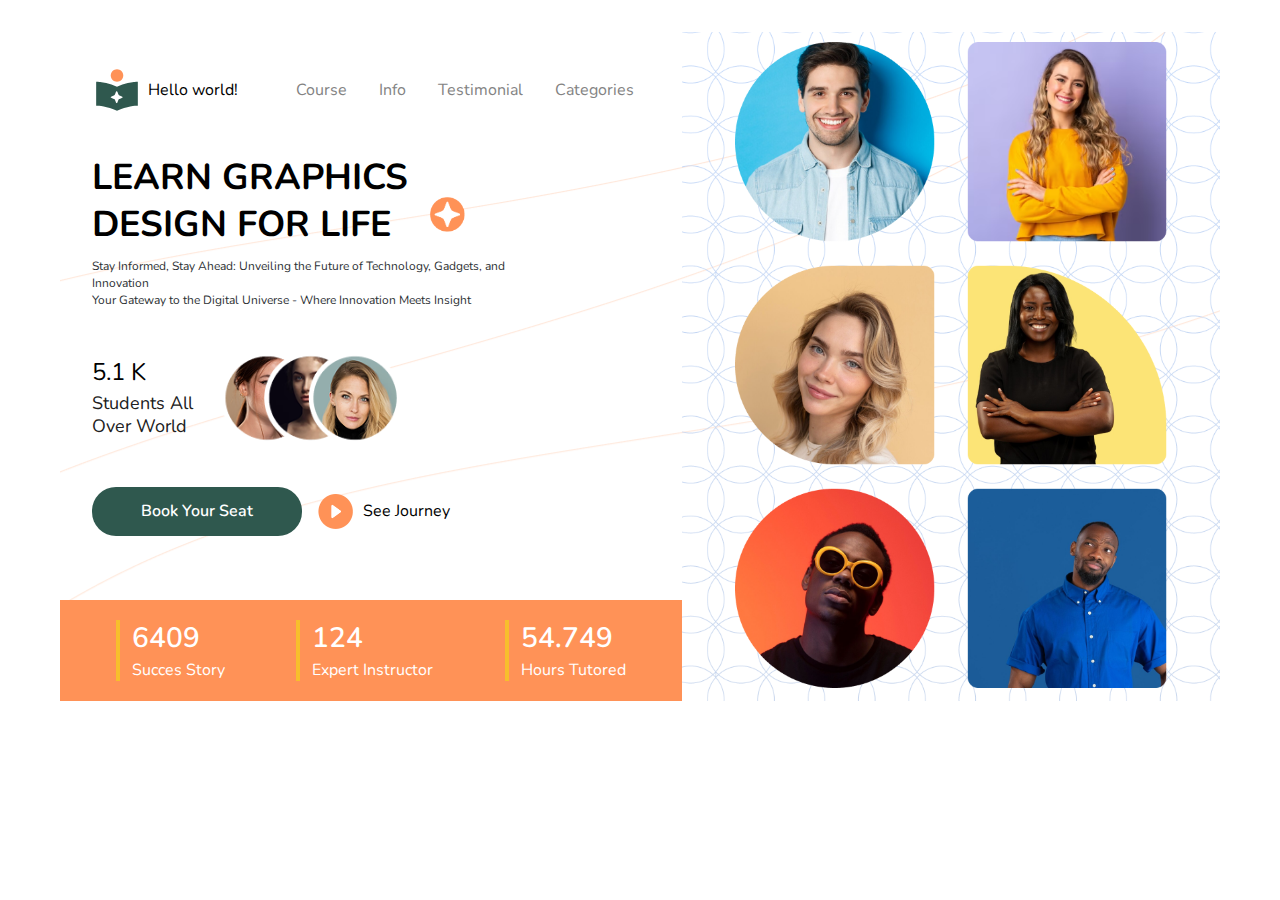
<file: index.html>
<!DOCTYPE html>
<html lang="en">
  <head>
    <meta charset="UTF-8" />
    <meta http-equiv="X-UA-Compatible" content="IE=edge" />
    <meta name="viewport" content="width=device-width, initial-scale=1.0" />
    <!-- styles -->
    <link rel="stylesheet" href="./assets/css/style.css" />
    <!-- styles -->
    <title>2HATS</title>
  </head>
  <body>
    <!-- body content start -->
    <div class="hw-main">
      <div class="content-wrapper">
        <div class="hw-main__outer">
          <div class="hw-main__page">
            <div class="hw-landing_info">
              <div class="hw-landing_info__outer">
                <div class="hw-nav">
                  <a href="#" title="Hello world!" class="hw-nav__logo">
                    <img
                      src="./assets/images/Logo.svg"
                      alt=""
                      class="hw-nav__image"
                    />
                    <span>Hello world!</span>
                  </a>
                  <ul class="hw-nav__lists">
                    <li class="hw-nav__list">
                      <a href="#" class="hw-nav__text" title="Course">Course</a>
                    </li>
                    <li class="hw-nav__list">
                      <a href="#" class="hw-nav__text" title="Info">Info</a>
                    </li>
                    <li class="hw-nav__list">
                      <a href="#" class="hw-nav__text" title="Testimonial"
                        >Testimonial</a
                      >
                    </li>
                    <li class="hw-nav__list">
                      <a href="#" class="hw-nav__text" title="Categories"
                        >Categories</a
                      >
                    </li>
                  </ul>
                  <button class="hw-nav__btn">
                    <img
                      src="./assets/images/burger-menu.svg"
                      alt="hamburger_menu"
                    />
                  </button>
                </div>
                <div class="hw-landing_info__content">
                  <div class="hw-landing_info__title">
                    <div class="hw-landing_info__head">
                      <h3>Learn graphics design for life</h3>
                      <div class="hw-landing_info__image">
                        <img
                          src="./assets/images/Ellipse 2624.png"
                          alt="Ellipse"
                        />
                      </div>
                    </div>
                    <p>
                      Stay Informed, Stay Ahead: Unveiling the Future of
                      Technology, Gadgets, and Innovation <br />
                      Your Gateway to the Digital Universe - Where Innovation
                      Meets Insight
                    </p>
                  </div>
                  <div class="hw-landing_info__students">
                    <div class="hw-landing_info__student-num">
                      <h4>5.1 K</h4>
                      <p>Students All Over World</p>
                    </div>
                    <div class="hw-landing_info__student">
                      <img
                        src="./assets/images/Ellipse 1.png"
                        alt="Students-1"
                      />
                      <img
                        src="./assets/images/Ellipse 2.png"
                        alt="Students-2"
                      />
                      <img
                        src="./assets/images/Ellipse 3.png"
                        alt="Students-3"
                      />
                    </div>
                  </div>
                  <div class="hw-landing_info__buttons">
                    <a href="#" title="Book Your Seat" class="hw-btn"
                      >Book Your Seat</a
                    >
                    <a href="#" title="See Journey" class="hw-journey">
                      <img
                        src="./assets/images/Vector.png"
                        alt="See Journey"
                      />
                      <span>See Journey</span>
                    </a>
                  </div>
                </div>
              </div>
              <div class="hw-hours">
                <div class="hw-hour">
                  <h4 class="hw-hour__number">6409</h4>
                  <p class="hw-hour__text">Succes Story</p>
                </div>
                <div class="hw-hour">
                  <h4 class="hw-hour__number">124</h4>
                  <p class="hw-hour__text">Expert Instructor</p>
                </div>
                <div class="hw-hour">
                  <h4 class="hw-hour__number">54.749</h4>
                  <p class="hw-hour__text">Hours Tutored</p>
                </div>
              </div>
            </div>
            <div class="hw-customers">
              <div class="hw-customers__tile">
                <img src="./assets/images/1.png" alt="" />
              </div>
              <div class="hw-customers__tile">
                <img src="./assets/images/2.png" alt="" />
              </div>
              <div class="hw-customers__tile">
                <img src="./assets/images/3.png" alt="" />
              </div>
              <div class="hw-customers__tile">
                <img src="./assets/images/4.png" alt="" />
              </div>
              <div class="hw-customers__tile">
                <img src="./assets/images/5.png" alt="" />
              </div>
              <div class="hw-customers__tile">
                <img src="./assets/images/6.png" alt="" />
              </div>
            </div>
          </div>
        </div>
      </div>
    </div>
    <!-- body content end -->

    <!-- scripts -->
    <script src="./assets/js/script.js"></script>
    <!-- scripts -->
  </body>
</html>
</file>
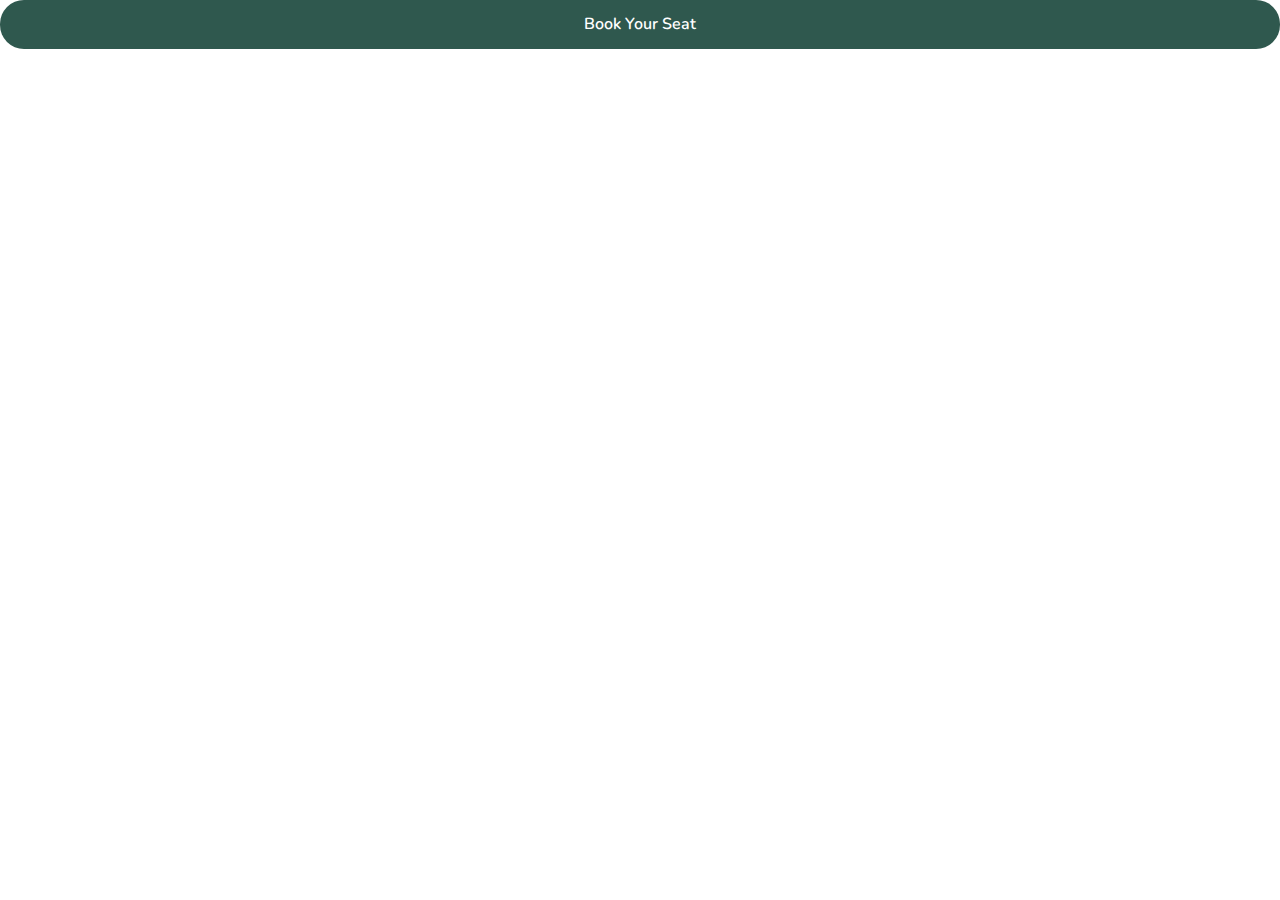
<file: atoms/button.html>
<!DOCTYPE html>
<html lang="en">
  <head>
    <meta charset="UTF-8" />
    <meta http-equiv="X-UA-Compatible" content="IE=edge" />
    <meta name="viewport" content="width=device-width, initial-scale=1.0" />
    <!-- styles -->
    <link rel="stylesheet" href="../assets/css/style.css" />
    <!-- styles -->
    <title>Document</title>
  </head>
  <body>
    <!-- body content start -->
     <a href="#" title="Book Your Seat" class="hw-btn">Book Your Seat</a>
    <!-- body content end -->

    <!-- scripts -->
    <script src="../assets/js/script.js"></script>
    <!-- scripts -->
  </body>
</html>
</file>
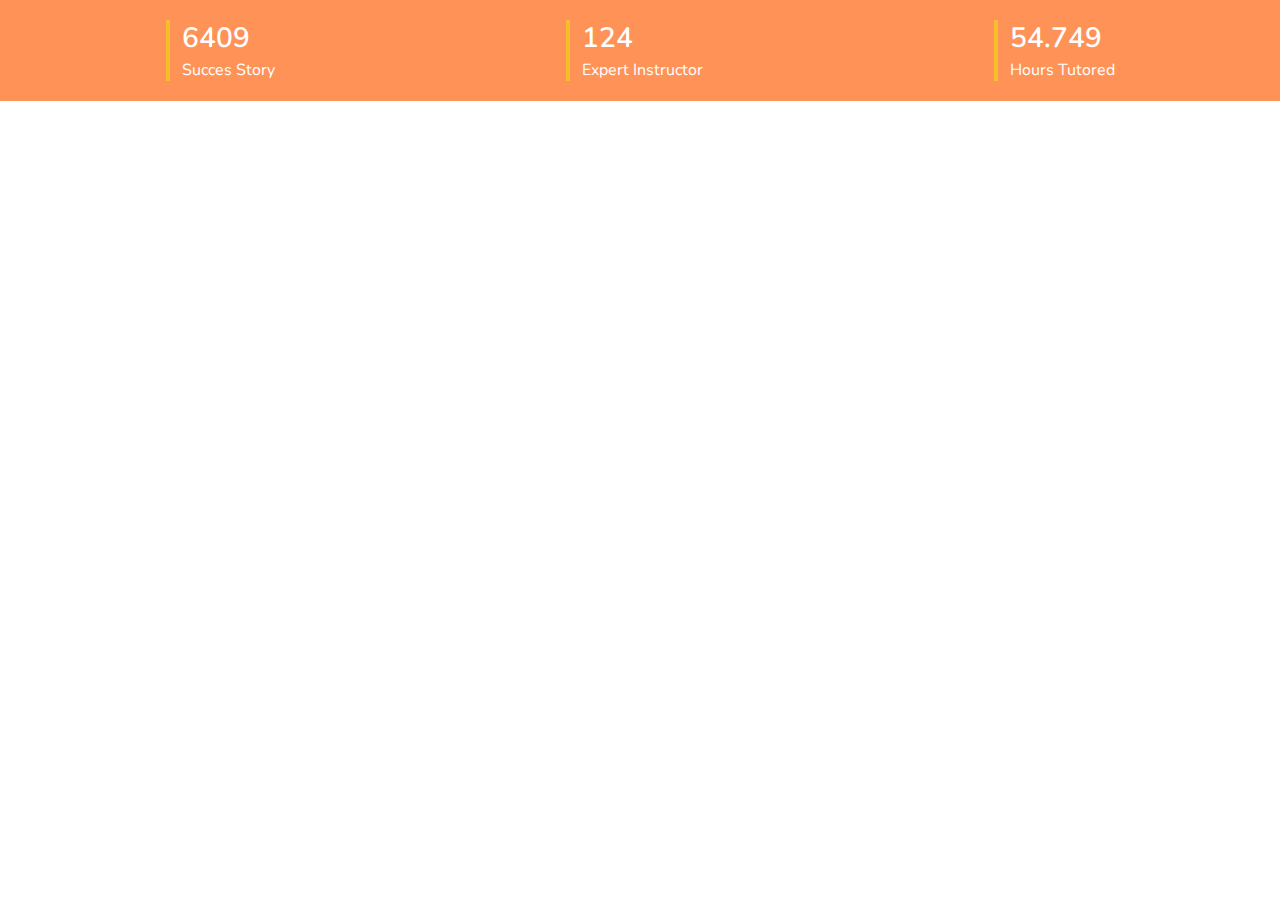
<file: molecules/hours.html>
<!DOCTYPE html>
<html lang="en">
  <head>
    <meta charset="UTF-8" />
    <meta http-equiv="X-UA-Compatible" content="IE=edge" />
    <meta name="viewport" content="width=device-width, initial-scale=1.0" />
    <!-- styles -->
    <link rel="stylesheet" href="../assets/css/style.css" />
    <!-- styles -->
    <title>Document</title>
  </head>
  <body>
    <!-- body content start -->
    <div class="hw-hours">
      <div class="hw-hour">
        <h4 class="hw-hour__number">6409</h4>
        <p class="hw-hour__text">Succes Story</p>
      </div>
      <div class="hw-hour">
        <h4 class="hw-hour__number">124</h4>
        <p class="hw-hour__text">Expert Instructor</p>
      </div>
      <div class="hw-hour">
        <h4 class="hw-hour__number">54.749</h4>
        <p class="hw-hour__text">Hours Tutored</p>
      </div>
    </div>
    <!-- body content end -->

    <!-- scripts -->
    <script src="../assets/js/script.js"></script>
    <!-- scripts -->
  </body>
</html>
</file>
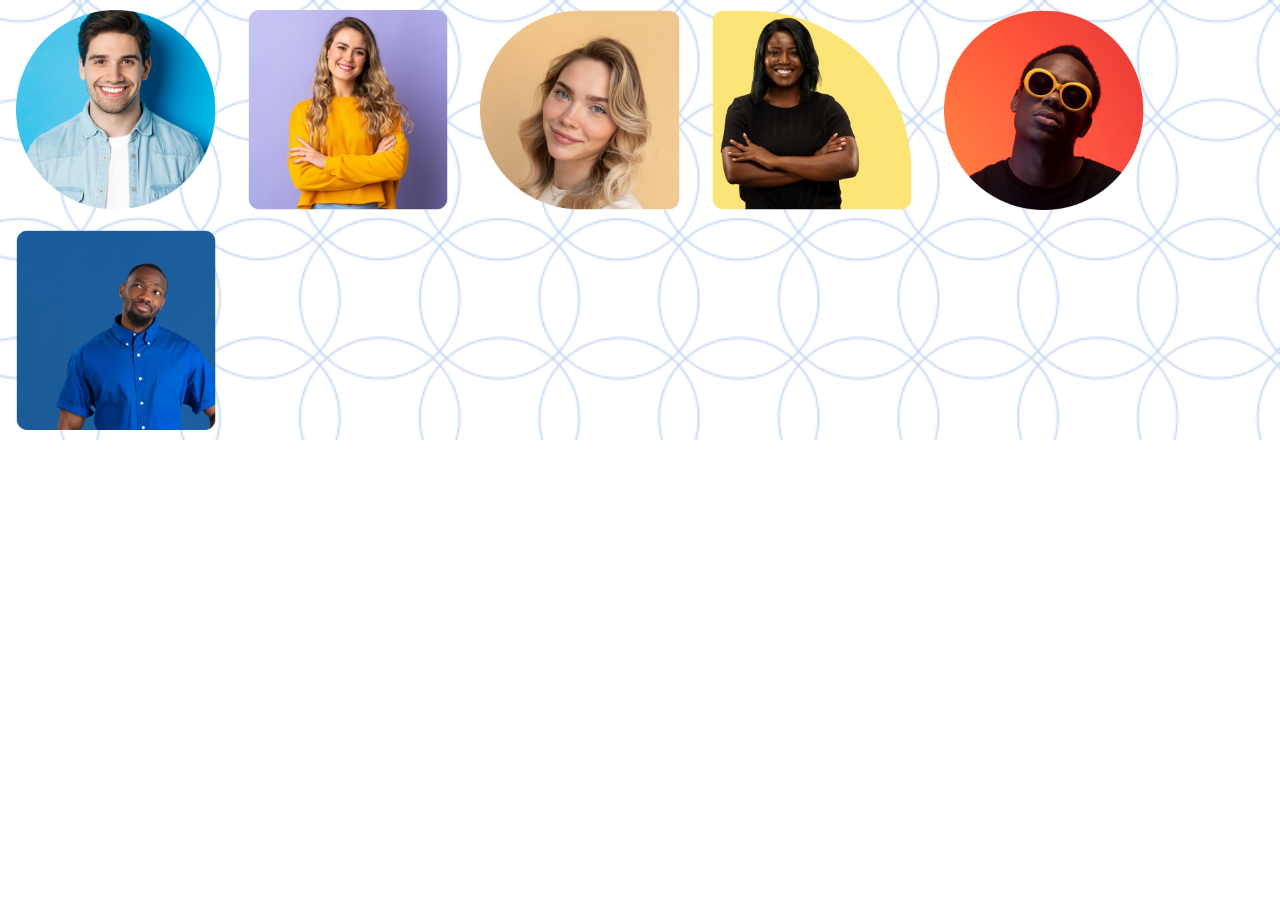
<file: organisms/customers.html>
<!DOCTYPE html>
<html lang="en">
  <head>
    <meta charset="UTF-8" />
    <meta http-equiv="X-UA-Compatible" content="IE=edge" />
    <meta name="viewport" content="width=device-width, initial-scale=1.0" />
    <!-- styles -->
    <link rel="stylesheet" href="../assets/css/style.css" />
    <!-- styles -->
    <title>Document</title>
  </head>
  <body>
    <!-- body content start -->
     <div class="hw-customers">
      <div class="hw-customers__tile">
        <img src="../assets/images/1.png" alt="">
      </div>
      <div class="hw-customers__tile">
        <img src="../assets/images/2.png" alt="">
      </div>
      <div class="hw-customers__tile">
        <img src="../assets/images/3.png" alt="">
      </div>
      <div class="hw-customers__tile">
        <img src="../assets/images/4.png" alt="">
      </div>
      <div class="hw-customers__tile">
        <img src="../assets/images/5.png" alt="">
      </div>
      <div class="hw-customers__tile">
        <img src="../assets/images/6.png" alt="">
      </div>
     </div>
    <!-- body content end -->

    <!-- scripts -->
    <script src="../assets/js/script.js"></script>
    <!-- scripts -->
  </body>
</html>
</file>
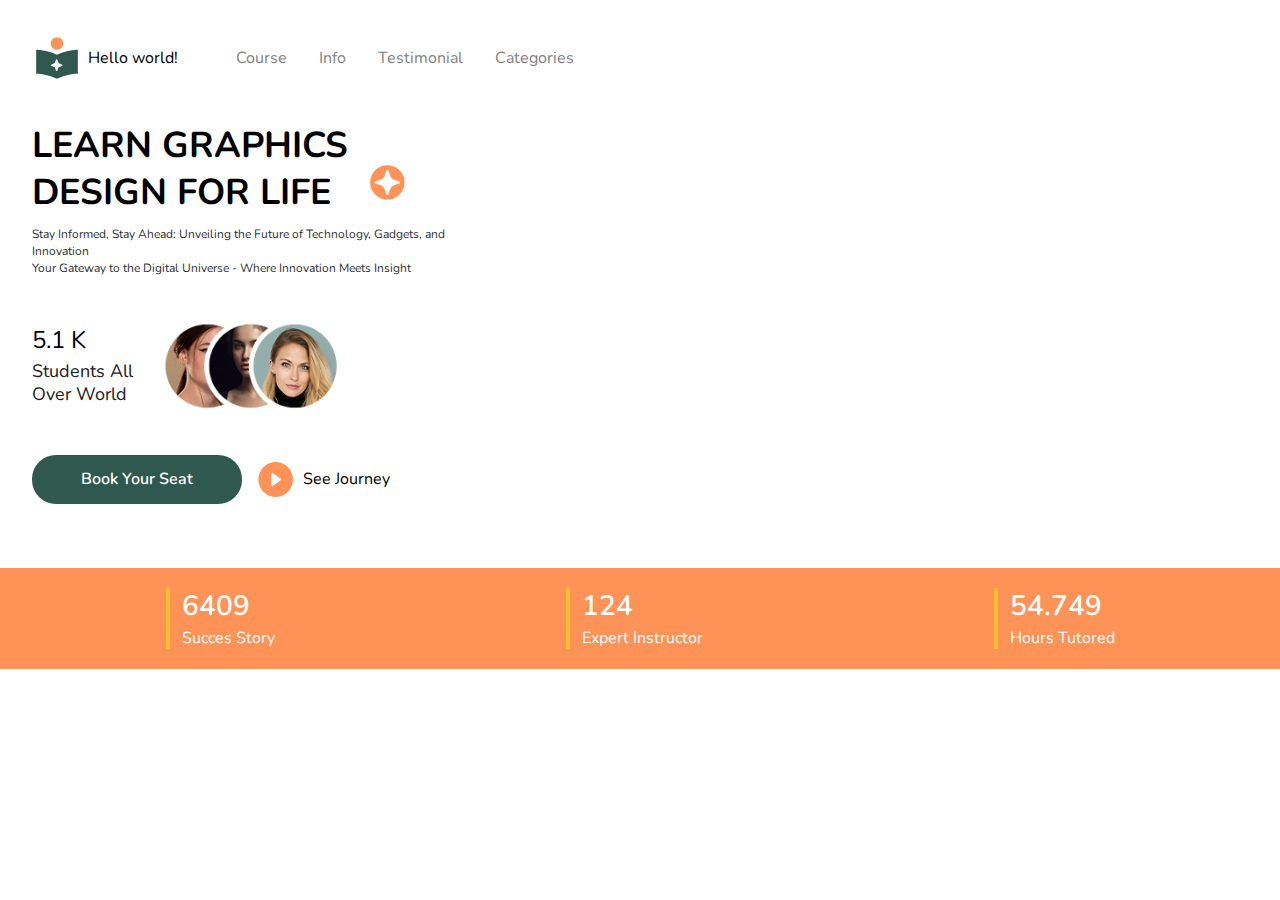
<file: organisms/landing_info.html>
<!DOCTYPE html>
<html lang="en">
  <head>
    <meta charset="UTF-8" />
    <meta http-equiv="X-UA-Compatible" content="IE=edge" />
    <meta name="viewport" content="width=device-width, initial-scale=1.0" />
    <!-- styles -->
    <link rel="stylesheet" href="../assets/css/style.css" />
    <!-- styles -->
    <title>Document</title>
  </head>
  <body>
    <!-- body content start -->
    <div class="hw-landing_info">
      <div class="hw-landing_info__outer">
        <div class="hw-nav">
          <a href="#" title="Hello world!" class="hw-nav__logo">
            <img src="../assets/images/Logo.svg" alt="" class="hw-nav__image" />
            <span>Hello world!</span>
          </a>
          <ul class="hw-nav__lists">
            <li class="hw-nav__list">
              <a href="#" class="hw-nav__text" title="Course">Course</a>
            </li>
            <li class="hw-nav__list">
              <a href="#" class="hw-nav__text" title="Info">Info</a>
            </li>
            <li class="hw-nav__list">
              <a href="#" class="hw-nav__text" title="Testimonial"
                >Testimonial</a
              >
            </li>
            <li class="hw-nav__list">
              <a href="#" class="hw-nav__text" title="Categories">Categories</a>
            </li>
          </ul>
          <button class="hw-nav__btn">
            <img src="../assets/images/burger-menu.svg" alt="hamburger_menu" />
          </button>
        </div>
        <div class="hw-landing_info__content">
          <div class="hw-landing_info__title">
            <div class="hw-landing_info__head">
              <h3>Learn graphics design for life</h3>
              <div class="hw-landing_info__image">
                <img src="../assets/images/Ellipse 2624.png" alt="Ellipse" />
              </div>
            </div>
            <p>
              Stay Informed, Stay Ahead: Unveiling the Future of Technology,
              Gadgets, and Innovation <br />
              Your Gateway to the Digital Universe - Where Innovation Meets
              Insight
            </p>
          </div>
          <div class="hw-landing_info__students">
            <div class="hw-landing_info__student-num">
              <h4>5.1 K</h4>
              <p>Students All Over World</p>
            </div>
            <div class="hw-landing_info__student">
              <img src="../assets/images/Ellipse 1.png" alt="Students-1" />
              <img src="../assets/images/Ellipse 2.png" alt="Students-2" />
              <img src="../assets/images/Ellipse 3.png" alt="Students-3" />
            </div>
          </div>
          <div class="hw-landing_info__buttons">
            <a href="#" title="Book Your Seat" class="hw-btn">Book Your Seat</a>
            <a href="#" title="See Journey" class="hw-journey">
              <img src="../assets/images/Vector.png" alt="See Journey" />
              <span>See Journey</span>
            </a>
          </div>
        </div>
      </div>
      <div class="hw-hours">
        <div class="hw-hour">
          <h4 class="hw-hour__number">6409</h4>
          <p class="hw-hour__text">Succes Story</p>
        </div>
        <div class="hw-hour">
          <h4 class="hw-hour__number">124</h4>
          <p class="hw-hour__text">Expert Instructor</p>
        </div>
        <div class="hw-hour">
          <h4 class="hw-hour__number">54.749</h4>
          <p class="hw-hour__text">Hours Tutored</p>
        </div>
      </div>
    </div>
    <!-- body content end -->

    <!-- scripts -->
    <script src="../assets/js/script.js"></script>
    <!-- scripts -->
  </body>
</html>
</file>
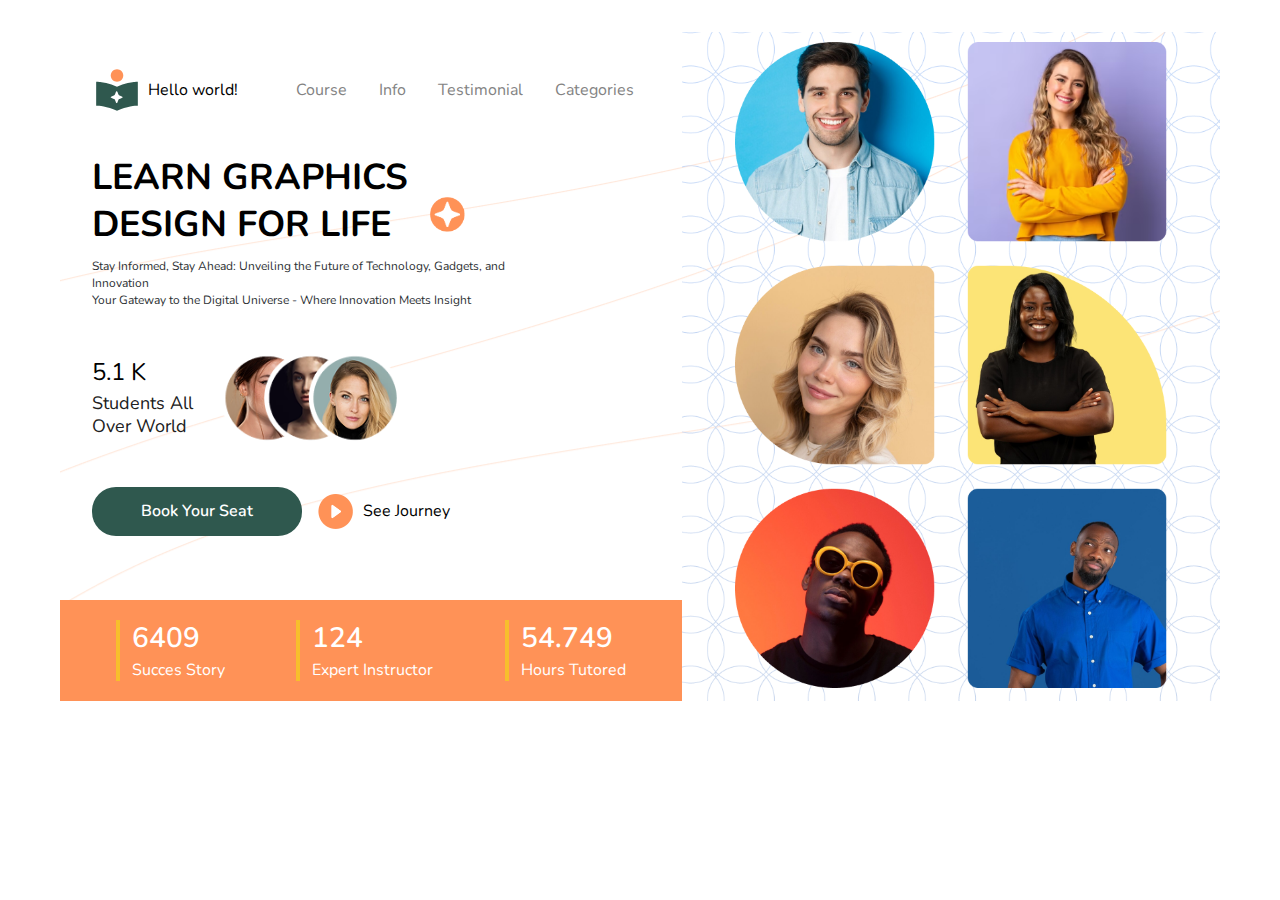
<file: pages/page.html>
<!DOCTYPE html>
<html lang="en">
  <head>
    <meta charset="UTF-8" />
    <meta http-equiv="X-UA-Compatible" content="IE=edge" />
    <meta name="viewport" content="width=device-width, initial-scale=1.0" />
    <!-- styles -->
    <link rel="stylesheet" href="../assets/css/style.css" />
    <!-- styles -->
    <title>Document</title>
  </head>
  <body>
    <!-- body content start -->
    <div class="hw-main">
      <div class="content-wrapper">
        <div class="hw-main__outer">
          <div class="hw-main__page">
            <div class="hw-landing_info">
              <div class="hw-landing_info__outer">
                <div class="hw-nav">
                  <a href="#" title="Hello world!" class="hw-nav__logo">
                    <img
                      src="../assets/images/Logo.svg"
                      alt=""
                      class="hw-nav__image"
                    />
                    <span>Hello world!</span>
                  </a>
                  <ul class="hw-nav__lists">
                    <li class="hw-nav__list">
                      <a href="#" class="hw-nav__text" title="Course">Course</a>
                    </li>
                    <li class="hw-nav__list">
                      <a href="#" class="hw-nav__text" title="Info">Info</a>
                    </li>
                    <li class="hw-nav__list">
                      <a href="#" class="hw-nav__text" title="Testimonial"
                        >Testimonial</a
                      >
                    </li>
                    <li class="hw-nav__list">
                      <a href="#" class="hw-nav__text" title="Categories"
                        >Categories</a
                      >
                    </li>
                  </ul>
                  <button class="hw-nav__btn">
                    <img
                      src="../assets/images/burger-menu.svg"
                      alt="hamburger_menu"
                    />
                  </button>
                </div>
                <div class="hw-landing_info__content">
                  <div class="hw-landing_info__title">
                    <div class="hw-landing_info__head">
                      <h3>Learn graphics design for life</h3>
                      <div class="hw-landing_info__image">
                        <img
                          src="../assets/images/Ellipse 2624.png"
                          alt="Ellipse"
                        />
                      </div>
                    </div>
                    <p>
                      Stay Informed, Stay Ahead: Unveiling the Future of
                      Technology, Gadgets, and Innovation <br />
                      Your Gateway to the Digital Universe - Where Innovation
                      Meets Insight
                    </p>
                  </div>
                  <div class="hw-landing_info__students">
                    <div class="hw-landing_info__student-num">
                      <h4>5.1 K</h4>
                      <p>Students All Over World</p>
                    </div>
                    <div class="hw-landing_info__student">
                      <img
                        src="../assets/images/Ellipse 1.png"
                        alt="Students-1"
                      />
                      <img
                        src="../assets/images/Ellipse 2.png"
                        alt="Students-2"
                      />
                      <img
                        src="../assets/images/Ellipse 3.png"
                        alt="Students-3"
                      />
                    </div>
                  </div>
                  <div class="hw-landing_info__buttons">
                    <a href="#" title="Book Your Seat" class="hw-btn"
                      >Book Your Seat</a
                    >
                    <a href="#" title="See Journey" class="hw-journey">
                      <img
                        src="../assets/images/Vector.png"
                        alt="See Journey"
                      />
                      <span>See Journey</span>
                    </a>
                  </div>
                </div>
              </div>
              <div class="hw-hours">
                <div class="hw-hour">
                  <h4 class="hw-hour__number">6409</h4>
                  <p class="hw-hour__text">Succes Story</p>
                </div>
                <div class="hw-hour">
                  <h4 class="hw-hour__number">124</h4>
                  <p class="hw-hour__text">Expert Instructor</p>
                </div>
                <div class="hw-hour">
                  <h4 class="hw-hour__number">54.749</h4>
                  <p class="hw-hour__text">Hours Tutored</p>
                </div>
              </div>
            </div>
            <div class="hw-customers">
              <div class="hw-customers__tile">
                <img src="../assets/images/1.png" alt="" />
              </div>
              <div class="hw-customers__tile">
                <img src="../assets/images/2.png" alt="" />
              </div>
              <div class="hw-customers__tile">
                <img src="../assets/images/3.png" alt="" />
              </div>
              <div class="hw-customers__tile">
                <img src="../assets/images/4.png" alt="" />
              </div>
              <div class="hw-customers__tile">
                <img src="../assets/images/5.png" alt="" />
              </div>
              <div class="hw-customers__tile">
                <img src="../assets/images/6.png" alt="" />
              </div>
            </div>
          </div>
        </div>
      </div>
    </div>
    <!-- body content end -->

    <!-- scripts -->

    <script src="../assets/js/script.js"></script>
    <!-- scripts -->
  </body>
</html>
</file>
<file: assets/css/style.css>
@import url("https://fonts.googleapis.com/css2?family=Nunito:ital,wght@0,200..1000;1,200..1000&display=swap");
html,
body,
div,
span,
applet,
object,
iframe,
h1,
h2,
h3,
h4,
h5,
h6,
p,
blockquote,
pre,
a,
abbr,
acronym,
address,
big,
cite,
code,
del,
dfn,
em,
img,
ins,
kbd,
q,
s,
samp,
small,
strike,
strong,
sub,
sup,
tt,
var,
b,
u,
i,
center,
dl,
dt,
dd,
ol,
ul,
li,
fieldset,
form,
label,
legend,
table,
caption,
tbody,
tfoot,
thead,
tr,
th,
td,
article,
aside,
canvas,
details,
embed,
figure,
figcaption,
footer,
header,
hgroup,
menu,
nav,
output,
ruby,
section,
summary,
time,
mark,
audio,
video {
  margin: 0;
  padding: 0;
  border: 0;
  font-size: 100%;
  vertical-align: baseline;
  font-weight: inherit;
}

article,
aside,
details,
figcaption,
figure,
footer,
header,
hgroup,
menu,
nav,
section {
  display: block;
}

body {
  font-weight: 300;
  line-height: 1.4;
}

ol,
ul {
  list-style: none;
}

blockquote,
q {
  quotes: none;
}

blockquote:before, blockquote:after {
  content: "";
  content: none;
}

q:before, q:after {
  content: "";
  content: none;
}

table {
  border-collapse: collapse;
  border-spacing: 0;
}

a {
  text-decoration: none;
  cursor: pointer;
}

input,
textarea,
select {
  margin: 0;
}

input:focus,
textarea:focus,
select:focus {
  outline: none;
}

textarea {
  overflow: auto;
}

button::-moz-focus-inner,
input[type=button]::-moz-focus-inner,
input[type=submit]::-moz-focus-inner,
input[type=reset]::-moz-focus-inner {
  padding: 0 !important;
  border: 0 none !important;
}

mark {
  background: none;
  color: inherit;
}

strong {
  font-weight: bold;
}

*,
*:before,
*:after {
  box-sizing: border-box;
}

html {
  scroll-behavior: smooth;
}

html,
body {
  font-family: "Nunito", sans-serif;
  font-size: 16px;
  font-weight: 400;
  line-height: 1.3;
  width: 100%;
  min-height: 100%;
  color: #000000;
  background-color: #ffffff;
}

a,
button,
input {
  outline: none;
}

a,
a:hover {
  text-decoration: none;
}

p,
li {
  margin-bottom: 0;
}

button {
  border: 0;
  background-color: transparent;
}

*:focus {
  outline: none;
}

.content-wrapper {
  width: 100%;
  max-width: 1240px;
  padding-left: 40px;
  padding-right: 40px;
  margin-left: auto;
  margin-right: auto;
}

.desk-visible {
  display: block;
}

.only-mobile {
  display: none;
}

.hide-mobile-tablet {
  display: block;
}

.only-mobile-tablet {
  display: none;
}

@media (max-width: 1023px) {
  .content-wrapper {
    padding-left: 32px;
    padding-right: 32px;
  }
  .hide-mobile-tablet {
    display: none;
  }
  .only-mobile-tablet {
    display: block;
  }
}
@media (max-width: 767px) {
  .content-wrapper {
    padding-left: 16px;
    padding-right: 16px;
  }
  .desk-visible {
    display: none;
  }
  .only-mobile {
    display: block;
  }
}
.hw-btn {
  width: 100%;
  height: 100%;
  display: flex;
  padding: 14px 8px;
  background: #2f584e;
  border-radius: 24px;
  color: white;
  justify-content: center;
  font-size: 16px;
  font-weight: 600;
}

.hw-hour {
  display: flex;
  flex-direction: column;
  border-left: 4px solid #f7be2c;
  color: white;
  padding-left: 12px;
}
.hw-hour__number {
  font-size: 28px;
  font-weight: 600;
}
.hw-hour__text {
  font-size: 16px;
  font-weight: 400;
  margin-top: 4px;
}

.hw-journey {
  display: flex;
  color: black;
  align-items: center;
}
.hw-journey img {
  width: 35px;
  height: 35px;
}
.hw-journey span {
  margin-left: 10px;
  white-space: nowrap;
}

.hw-hour {
  display: flex;
  flex-direction: column;
  border-left: 4px solid #f7be2c;
  color: white;
  padding-left: 12px;
}
.hw-hour__number {
  font-size: 28px;
  font-weight: 600;
}
.hw-hour__text {
  font-size: 16px;
  font-weight: 400;
  margin-top: 4px;
}

.hw-hours {
  display: flex;
  padding: 20px;
  background-color: #ff9257;
  width: 100%;
  justify-content: space-around;
}

.hw-customers {
  background-image: url("../images/Mask-group.png");
  background-repeat: no-repeat;
  background-size: cover;
  background-position: center;
  display: flex;
  flex-wrap: wrap;
}
.hw-customers__tile {
  width: 200px;
  height: 200px;
  margin: 10px 16px;
}
.hw-customers__tile img {
  width: 100%;
  height: 100%;
}

@media (max-width: 767px) {
  .hw-customers {
    justify-content: center;
  }
}
@media (min-width: 768px) and (max-width: 1023px) {
  .hw-customers {
    justify-content: center;
  }
}
.hw-nav {
  background-color: transparent;
  display: flex;
}
.hw-nav__lists {
  display: flex;
  position: static;
  margin-left: 42px;
}
.hw-nav__logo {
  display: flex;
  align-items: center;
}
.hw-nav__logo span {
  color: black;
  margin-left: 6px;
  white-space: nowrap;
}
.hw-nav__image {
  width: 50px;
  height: 50px;
}
.hw-nav__list {
  display: flex;
  align-items: center;
  margin: 16px;
}
.hw-nav__text {
  color: #838383;
}
.hw-nav__btn {
  display: none;
  cursor: pointer;
}
.hw-nav__btn img {
  width: 45px;
  height: 45px;
}

@media (max-width: 1023px) {
  .hw-nav {
    position: relative;
    align-items: flex-start;
  }
  .hw-nav__btn {
    display: block;
    margin-left: auto;
  }
  .hw-nav__lists {
    flex-direction: column;
    position: absolute;
    right: 0;
    top: 40px;
    opacity: 0;
    transform: translateY(-10px);
    transition: opacity 0.3s ease, transform 0.3s ease;
    visibility: hidden;
  }
  .hw-nav__lists.hidden {
    opacity: 0;
    transform: translateY(-10px);
    visibility: hidden;
  }
  .hw-nav__lists:not(.hidden) {
    opacity: 1;
    transform: translateY(0);
    visibility: visible;
    z-index: 9;
    background-color: black;
  }
  .hw-nav__lists:not(.hidden) a {
    color: white;
  }
}
.hw-landing_info__outer {
  padding: 32px;
}
.hw-landing_info__content {
  margin-top: 38px;
  max-width: 415px;
}
.hw-landing_info__head {
  display: flex;
  align-items: center;
}
.hw-landing_info__head h3 {
  font-size: 36px;
  font-weight: 700;
  text-transform: uppercase;
}
.hw-landing_info__head img {
  margin-right: 42px;
  width: 35px;
  margin-top: 32px;
  height: 35px;
}
.hw-landing_info__image {
  position: relative;
}
.hw-landing_info__image::after {
  position: absolute;
  content: "";
  background-image: url("../images/Icon@2x.png");
  background-size: contain;
  background-repeat: no-repeat;
  bottom: 11px;
  left: 4px;
  width: 26px;
  height: 26px;
}
.hw-landing_info__title p {
  color: #2d3134;
  font-weight: 400;
  font-size: 12px;
  line-height: 1.4;
  margin-top: 10px;
}
.hw-landing_info__students {
  margin-top: 42px;
  display: flex;
  align-items: center;
  max-width: 260px;
}
.hw-landing_info__student-num h4 {
  font-size: 24px;
  font-weight: 400;
}
.hw-landing_info__student-num p {
  margin-top: 4px;
  color: #202020;
  font-size: 18px;
  font-weight: 400;
}
.hw-landing_info__student {
  display: flex;
}
.hw-landing_info__student img {
  margin-right: -50px;
  width: 94px;
  height: 94px;
}
.hw-landing_info__student:last-child {
  margin-right: 0;
}
.hw-landing_info__buttons {
  display: flex;
  padding: 42px 0 32px 0;
}
.hw-landing_info__buttons .hw-journey {
  margin-left: 16px;
}
.hw-landing_info__buttons .hw-btn {
  max-width: 210px;
}

@media (max-width: 767px) {
  .hw-landing_info__head h3 {
    font-size: 30px;
  }
  .hw-landing_info__buttons .hw-btn {
    max-width: 180px;
  }
}
.hw-main__outer {
  background-image: url("../images/Line.png");
  margin: 32px 0;
}
.hw-main__page {
  display: flex;
}
.hw-main .hw-customers {
  width: 47%;
  justify-content: center;
}
.hw-main .hw-landing__info {
  flex: 1;
}

@media (max-width: 1023px) {
  .hw-main__page {
    flex-direction: column;
    padding: 0;
  }
  .hw-main__outer {
    margin: 0;
  }
  .hw-main .hw-customers {
    width: 100%;
  }
}
</file>
